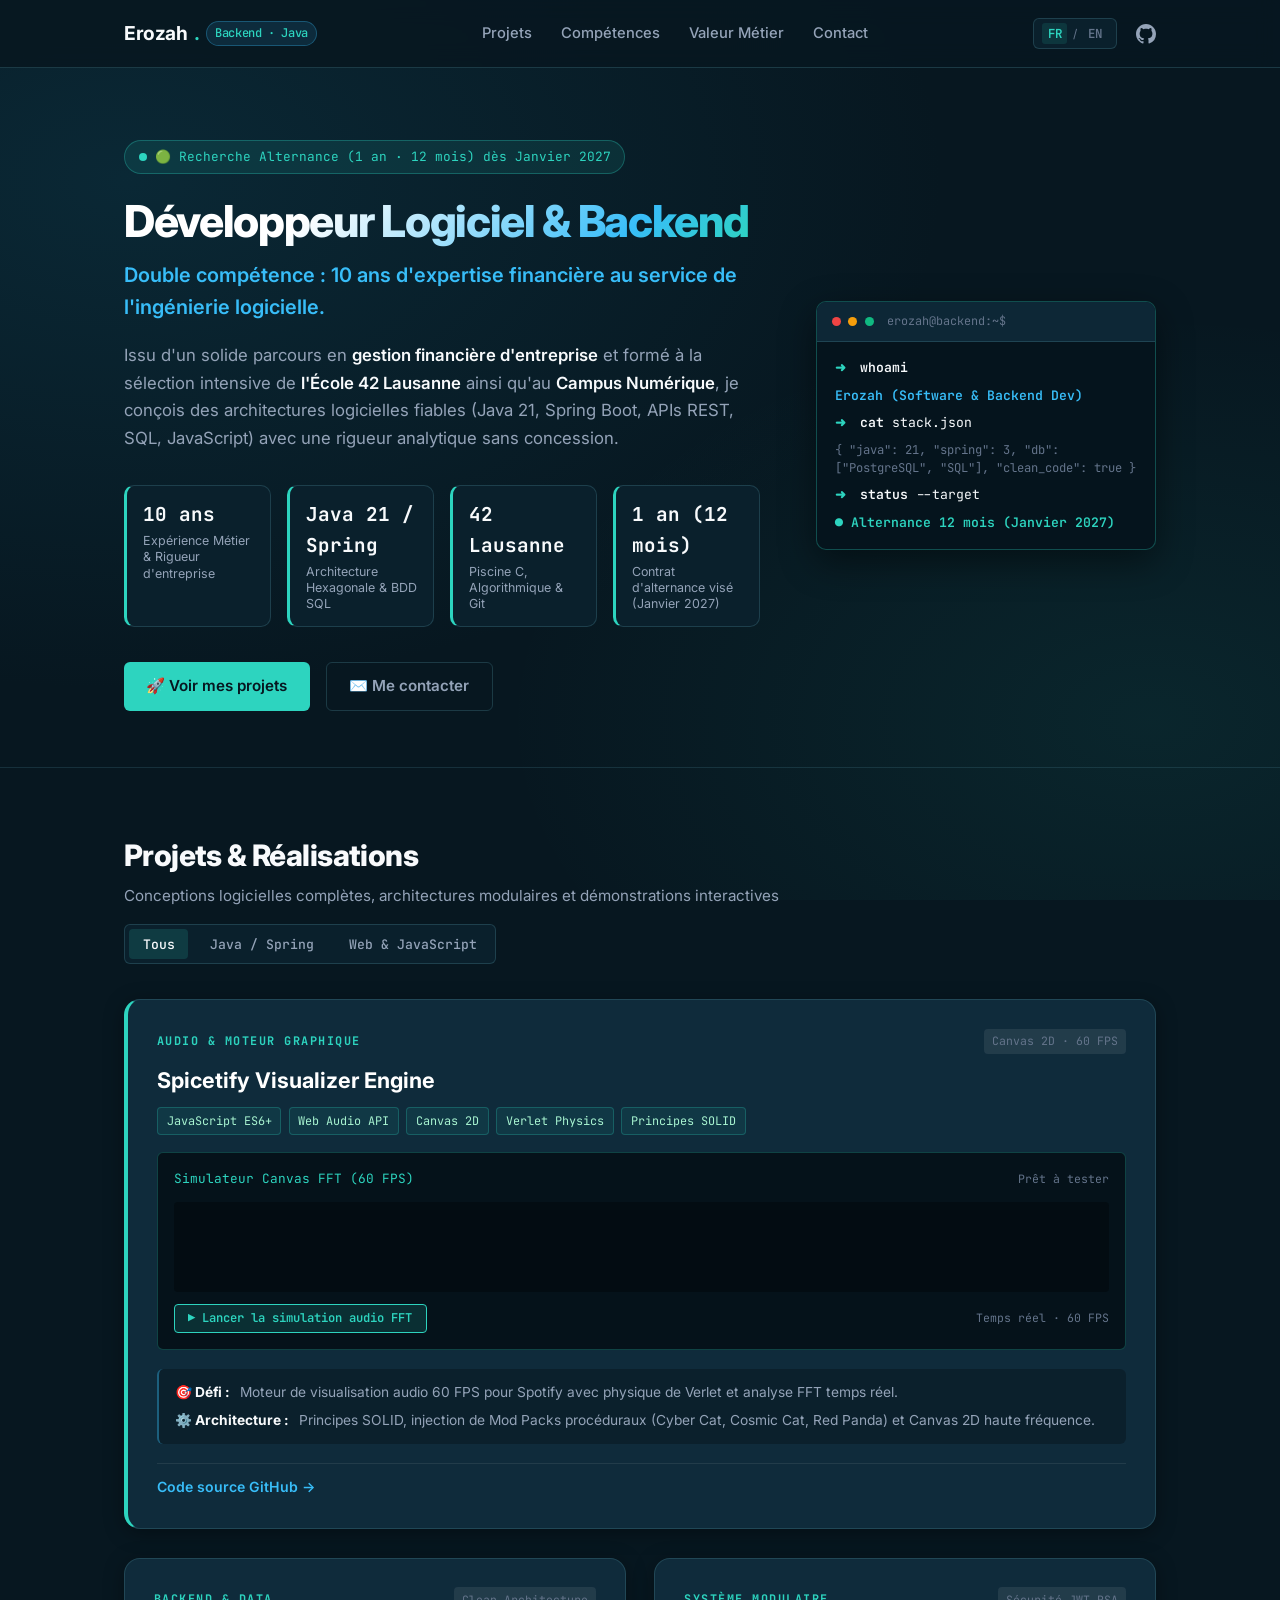
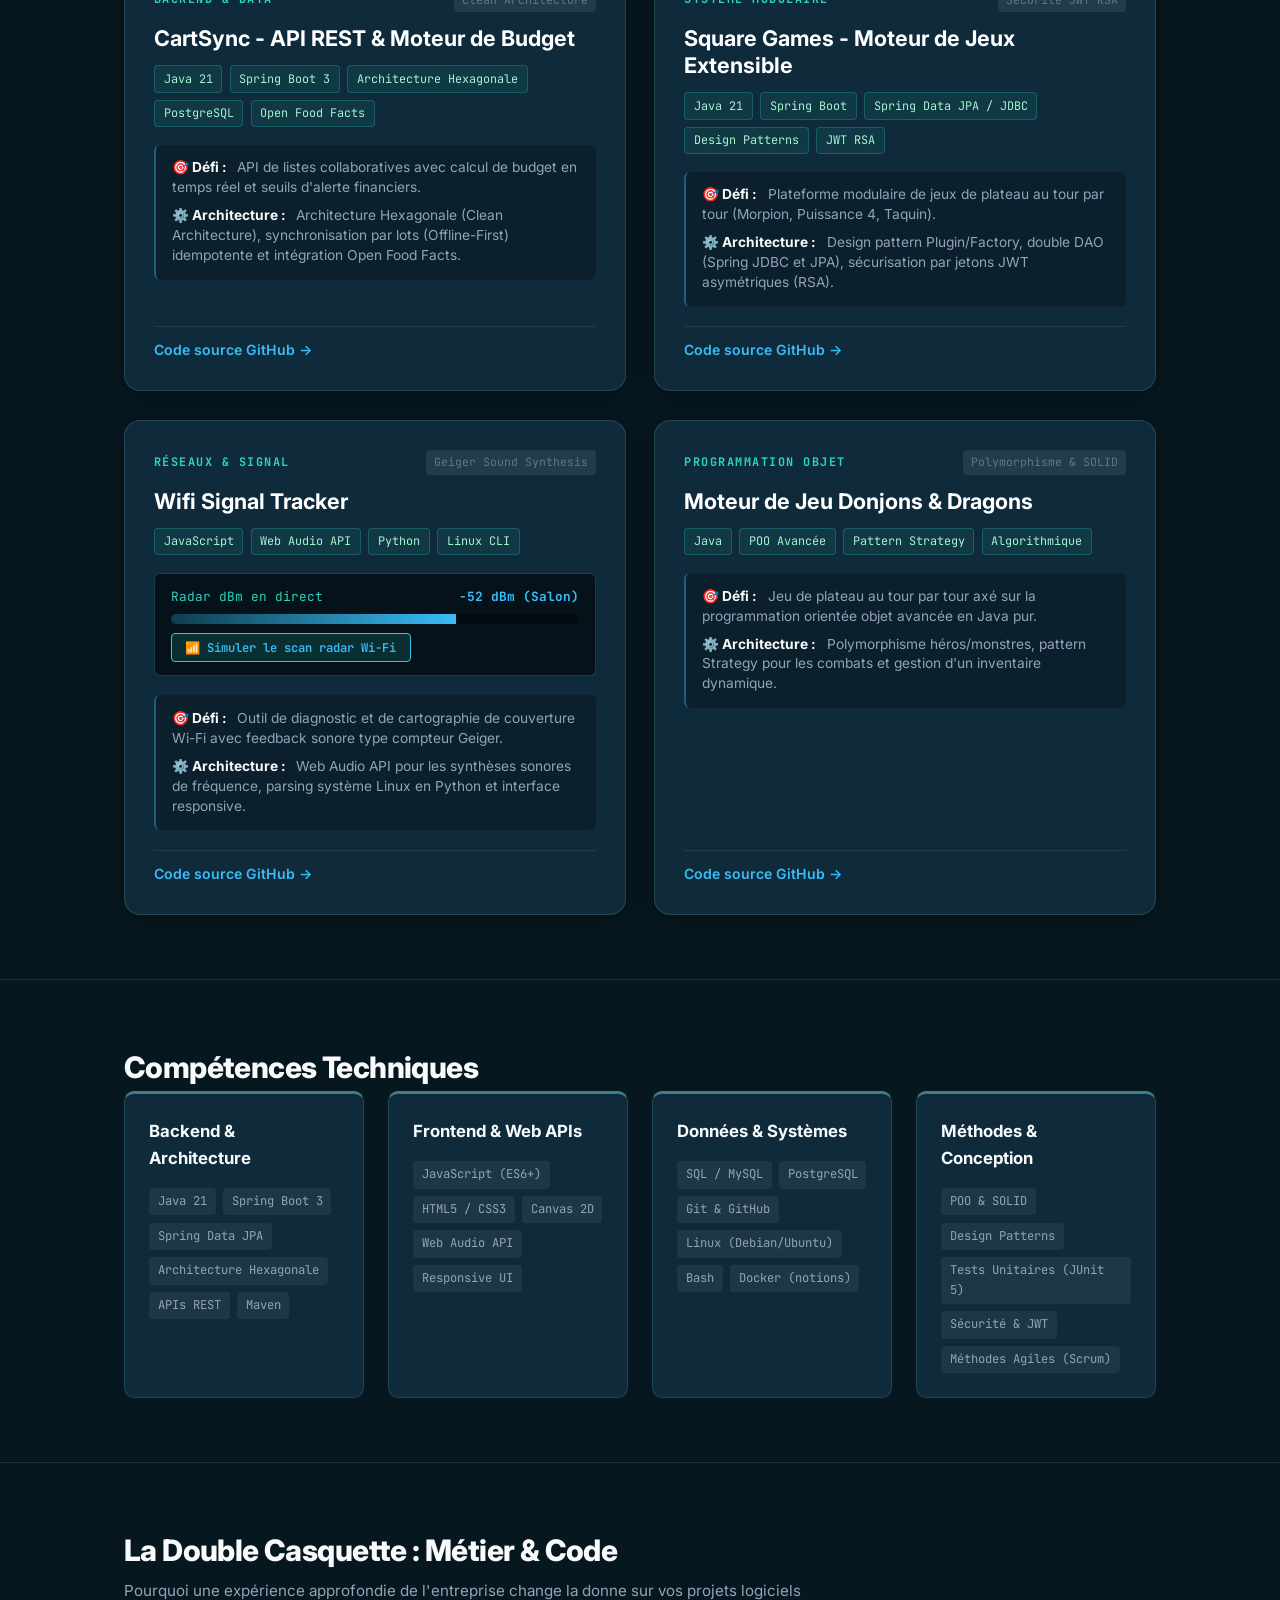
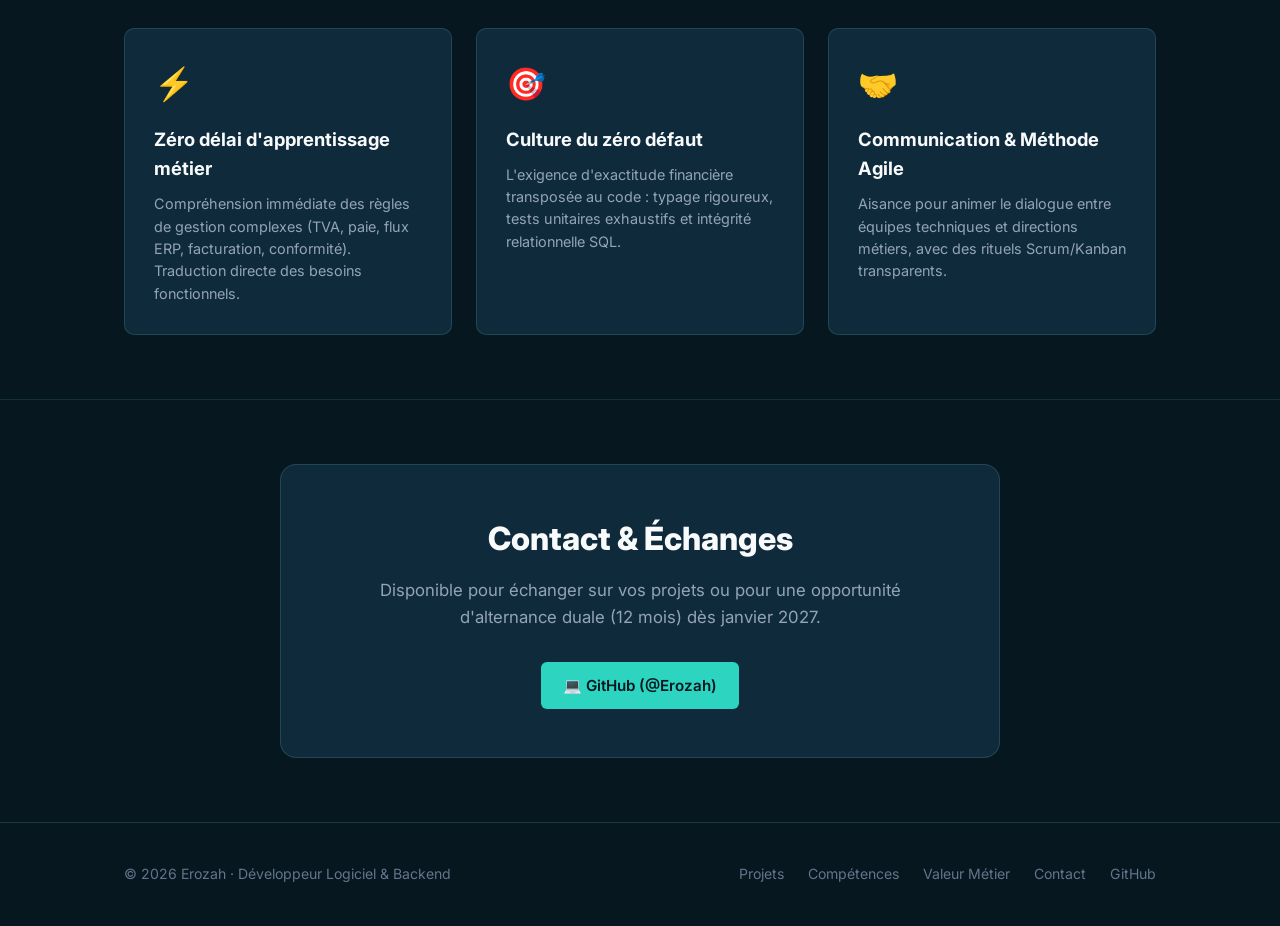
<file: index.html>
<!DOCTYPE html>
<html lang="fr">
<head>
    <meta charset="UTF-8">
    <meta name="viewport" content="width=device-width, initial-scale=1.0">
    <title>Erozah · Développeur Logiciel & Backend</title>
    <meta name="description" content="Portfolio de Erozah - Développeur Logiciel & Backend (Java 21, Spring Boot, SQL, APIs REST, JavaScript). Solide double compétence finance & ingénierie logicielle.">
    <link rel="preconnect" href="https://fonts.googleapis.com">
    <link rel="preconnect" href="https://fonts.gstatic.com" crossorigin>
    <link href="https://fonts.googleapis.com/css2?family=Inter:wght@400;500;600;700;800&family=JetBrains+Mono:wght@400;500;600;700&display=swap" rel="stylesheet">
    <link rel="stylesheet" href="css/style.css">
</head>
<body>
    <!-- Navbar -->
    <header class="navbar">
        <div class="container nav-content">
            <a href="#" class="logo">
                Erozah<span>.</span>
                <span class="logo-tag">Backend · Java</span>
            </a>
            
            <nav class="nav-links" id="navLinks">
                <a href="#projets" data-i18n="nav.projects">Projets</a>
                <a href="#competences" data-i18n="nav.skills">Compétences</a>
                <a href="#valeur-metier" data-i18n="nav.bridge">Valeur Métier</a>
                <a href="#contact" data-i18n="nav.contact">Contact</a>
            </nav>

            <div class="nav-right">
                <div class="lang-switch" role="group" aria-label="Langue / Language">
                    <button type="button" class="lang-btn active" data-lang="fr" aria-label="Français">FR</button>
                    <span class="lang-divider">/</span>
                    <button type="button" class="lang-btn" data-lang="en" aria-label="English">EN</button>
                </div>
                <a href="https://github.com/Erozah" target="_blank" rel="noreferrer" class="social-nav-link" aria-label="GitHub">
                    <svg width="20" height="20" viewBox="0 0 24 24" fill="currentColor"><path d="M12 0C5.37 0 0 5.37 0 12c0 5.31 3.435 9.795 8.205 11.385.6.105.825-.255.825-.57 0-.285-.015-1.23-.015-2.235-3.015.555-3.795-.735-4.035-1.41-.135-.345-.72-1.41-1.23-1.695-.42-.225-1.02-.78-.015-.795.945-.015 1.62.87 1.845 1.23 1.08 1.815 2.805 1.305 3.495.99.105-.78.42-1.305.765-1.605-2.67-.3-5.46-1.335-5.46-5.925 0-1.305.465-2.385 1.23-3.225-.12-.3-.54-1.53.12-3.18 0 0 1.005-.315 3.3 1.23.96-.27 1.98-.405 3-.405s2.04.135 3 .405c2.295-1.56 3.3-1.23 3.3-1.23.66 1.65.24 2.88.12 3.18.765.84 1.23 1.905 1.23 3.225 0 4.605-2.805 5.625-5.475 5.925.435.375.81 1.095.81 2.22 0 1.605-.015 2.895-.015 3.3 0 .315.225.69.825.57A12.02 12.02 0 0024 12c0-6.63-5.37-12-12-12z"/></svg>
                </a>
                <button class="menu-toggle" id="menuToggle" aria-label="Menu">
                    <span></span><span></span><span></span>
                </button>
            </div>
        </div>
    </header>

    <main>
        <!-- Hero Section -->
        <section class="hero">
            <div class="container">
                <div class="hero-layout">
                    <div class="hero-main">
                        <div class="status-badge">
                            <span class="status-dot"></span>
                            <span data-i18n="hero.status">🟢 Recherche Alternance (1 an · 12 mois) dès Janvier 2027</span>
                        </div>

                        <h1>
                            <span class="gradient-text" data-i18n="hero.title">Développeur Logiciel & Backend</span>
                        </h1>
                        <p class="hero-subtitle" data-i18n="hero.subtitle">
                            Double compétence : 10 ans d'expertise financière au service de l'ingénierie logicielle.
                        </p>
                        <p class="hero-text" data-i18n="hero.text">
                            Issu d'un solide parcours en <strong>gestion financière d'entreprise</strong> et formé à la sélection intensive de <strong>l'École 42 Lausanne</strong> ainsi qu'au <strong>Campus Numérique</strong>, je conçois des architectures logicielles fiables (Java 21, Spring Boot, APIs REST, SQL, JavaScript) avec une rigueur analytique sans concession.
                        </p>

                        <!-- Stats Strip -->
                        <div class="stats-strip">
                            <div class="stat-box">
                                <div class="stat-num" data-i18n="hero.s1_num">10 ans</div>
                                <div class="stat-label" data-i18n="hero.s1_lbl">Expérience Métier & Rigueur</div>
                            </div>
                            <div class="stat-box">
                                <div class="stat-num" data-i18n="hero.s2_num">Java 21 / Spring</div>
                                <div class="stat-label" data-i18n="hero.s2_lbl">Architecture Hexagonale & BDD</div>
                            </div>
                            <div class="stat-box">
                                <div class="stat-num" data-i18n="hero.s3_num">42 Lausanne</div>
                                <div class="stat-label" data-i18n="hero.s3_lbl">Piscine C & Algorithmique</div>
                            </div>
                            <div class="stat-box">
                                <div class="stat-num" data-i18n="hero.s4_num">1 an (12 mois)</div>
                                <div class="stat-label" data-i18n="hero.s4_lbl">Contrat d'alternance visé</div>
                            </div>
                        </div>

                        <!-- CTA Buttons -->
                        <div class="hero-buttons">
                            <a href="#projets" class="btn btn-primary" data-i18n="hero.btnProjects">🚀 Voir mes projets</a>
                            <a href="#contact" class="btn btn-outline" data-i18n="hero.btnContact">✉️ Me contacter</a>
                        </div>
                    </div>

                    <div class="hero-code-card">
                        <div class="code-card-header">
                            <span class="terminal-dot dot-red"></span>
                            <span class="terminal-dot dot-yellow"></span>
                            <span class="terminal-dot dot-green"></span>
                            <span class="code-card-title">erozah@backend:~$</span>
                        </div>
                        <div class="code-card-body">
                            <div class="code-line"><span class="c-prompt">➜</span> <span class="c-cmd">whoami</span></div>
                            <div class="code-line c-cyan">Erozah (Software & Backend Dev)</div>
                            <div class="code-line"><span class="c-prompt">➜</span> <span class="c-cmd">cat</span> stack.json</div>
                            <div class="code-line c-dim">{ "java": 21, "spring": 3, "db": ["PostgreSQL", "SQL"], "clean_code": true }</div>
                            <div class="code-line"><span class="c-prompt">➜</span> <span class="c-cmd">status</span> --target</div>
                            <div class="code-line c-accent">● Alternance 12 mois (Janvier 2027)</div>
                        </div>
                    </div>
                </div>
            </div>
        </section>
                </div>
            </div>
        </section>

        <!-- Projects Section -->
        <section class="section" id="projets">
            <div class="container">
                <div class="section-top">
                    <div class="section-title-wrap">
                        <h2 data-i18n="projects.title">Projets & Réalisations</h2>
                        <p data-i18n="projects.subtitle">Conceptions logicielles complètes, architectures modulaires et démonstrations interactives</p>
                    </div>
                    <div class="filters">
                        <button class="filter-btn active" data-filter="all" data-i18n="projects.filterAll">Tous</button>
                        <button class="filter-btn" data-filter="java" data-i18n="projects.filterJava">Java / Spring</button>
                        <button class="filter-btn" data-filter="web" data-i18n="projects.filterWeb">Web & JS</button>
                    </div>
                </div>

                <div class="projects-grid">
                    <!-- Project 1 : Spicetify Visualizer (Featured avec démo interactive) -->
                    <div class="project-card featured" data-category="web">
                        <div class="card-header-top">
                            <span class="card-category">Audio & Moteur Graphique</span>
                            <span class="card-badge">Canvas 2D · 60 FPS</span>
                        </div>
                        <h3 data-i18n="projects.spicetifyTitle">Spicetify Visualizer Engine</h3>
                        
                        <div class="card-tags">
                            <span>JavaScript ES6+</span>
                            <span>Web Audio API</span>
                            <span>Canvas 2D</span>
                            <span>Verlet Physics</span>
                            <span>Principes SOLID</span>
                        </div>

                        <!-- Simulateur Canvas FFT Interactif -->
                        <div class="interactive-simulator">
                            <div class="sim-header">
                                <span data-i18n="projects.simTitle">Simulateur Canvas FFT (60 FPS)</span>
                                <span class="sim-status" id="audioSimStatus" data-i18n="projects.simReady">Prêt à tester</span>
                            </div>
                            <canvas id="spicetifyCanvas" class="sim-canvas"></canvas>
                            <div class="sim-controls">
                                <button type="button" class="sim-btn" id="toggleAudioSim" data-i18n="projects.simBtn">
                                    ▶️ Lancer la simulation audio FFT
                                </button>
                                <span class="sim-status">Temps réel · 60 FPS</span>
                            </div>
                        </div>

                        <div class="case-study-highlights">
                            <div class="highlight-row">
                                <span class="highlight-label">🎯 Défi :</span>
                                <span data-i18n="projects.spicetifyGoal">Moteur de visualisation audio 60 FPS pour Spotify avec physique de Verlet et analyse FFT temps réel.</span>
                            </div>
                            <div class="highlight-row">
                                <span class="highlight-label">⚙️ Architecture :</span>
                                <span data-i18n="projects.spicetifyArch">Principes SOLID, injection de Mod Packs procéduraux (Cyber Cat, Cosmic Cat, Red Panda) et Canvas 2D haute fréquence.</span>
                            </div>
                        </div>

                        <div class="card-actions">
                            <a href="https://github.com/Erozah/spicetify-visualizer" target="_blank" rel="noreferrer" class="action-link" data-i18n="projects.sourceCode">
                                Code source GitHub →
                            </a>
                        </div>
                    </div>

                    <!-- Project 2 : CartSync (Java / Spring / Hexagonale) -->
                    <div class="project-card" data-category="java">
                        <div class="card-header-top">
                            <span class="card-category">Backend & Data</span>
                            <span class="card-badge">Clean Architecture</span>
                        </div>
                        <h3 data-i18n="projects.cartSyncTitle">CartSync - API REST & Moteur de Budget</h3>
                        
                        <div class="card-tags">
                            <span>Java 21</span>
                            <span>Spring Boot 3</span>
                            <span>Architecture Hexagonale</span>
                            <span>PostgreSQL</span>
                            <span>Open Food Facts</span>
                        </div>

                        <div class="case-study-highlights">
                            <div class="highlight-row">
                                <span class="highlight-label">🎯 Défi :</span>
                                <span data-i18n="projects.cartSyncGoal">API de listes collaboratives avec calcul de budget en temps réel et seuils d'alerte financiers.</span>
                            </div>
                            <div class="highlight-row">
                                <span class="highlight-label">⚙️ Architecture :</span>
                                <span data-i18n="projects.cartSyncArch">Architecture Hexagonale (Clean Architecture), synchronisation par lots (Offline-First) idempotente et enrichissement via API externe.</span>
                            </div>
                        </div>

                        <div class="card-actions">
                            <a href="https://github.com/Erozah/CartSync" target="_blank" rel="noreferrer" class="action-link" data-i18n="projects.sourceCode">
                                Code source GitHub →
                            </a>
                        </div>
                    </div>

                    <!-- Project 3 : Square Games (Java / Spring / JWT) -->
                    <div class="project-card" data-category="java">
                        <div class="card-header-top">
                            <span class="card-category">Système Modulaire</span>
                            <span class="card-badge">Sécurité JWT RSA</span>
                        </div>
                        <h3 data-i18n="projects.squareGamesTitle">Square Games - Moteur de Jeux Extensible</h3>
                        
                        <div class="card-tags">
                            <span>Java 21</span>
                            <span>Spring Boot</span>
                            <span>Spring Data JPA / JDBC</span>
                            <span>Design Patterns</span>
                            <span>JWT RSA</span>
                        </div>

                        <div class="case-study-highlights">
                            <div class="highlight-row">
                                <span class="highlight-label">🎯 Défi :</span>
                                <span data-i18n="projects.squareGamesGoal">Plateforme modulaire de jeux de plateau au tour par tour (Morpion, Puissance 4, Taquin).</span>
                            </div>
                            <div class="highlight-row">
                                <span class="highlight-label">⚙️ Architecture :</span>
                                <span data-i18n="projects.squareGamesArch">Design pattern Plugin/Factory, double DAO (Spring JDBC et JPA), sécurisation par jetons JWT asymétriques (RSA).</span>
                            </div>
                        </div>

                        <div class="card-actions">
                            <a href="https://github.com/Erozah/square_games" target="_blank" rel="noreferrer" class="action-link" data-i18n="projects.sourceCode">
                                Code source GitHub →
                            </a>
                        </div>
                    </div>

                    <!-- Project 4 : Wifi Signal Tracker (Web & System) -->
                    <div class="project-card" data-category="web">
                        <div class="card-header-top">
                            <span class="card-category">Réseaux & Signal</span>
                            <span class="card-badge">Geiger Sound Synthesis</span>
                        </div>
                        <h3 data-i18n="projects.wifiTitle">Wifi Signal Tracker</h3>
                        
                        <div class="card-tags">
                            <span>JavaScript</span>
                            <span>Web Audio API</span>
                            <span>Python</span>
                            <span>Linux CLI</span>
                        </div>

                        <!-- Mini Radar Gauge Simulator -->
                        <div class="interactive-simulator" style="padding: 0.8rem 1rem;">
                            <div class="sim-header" style="margin-bottom: 0.4rem;">
                                <span>Radar dBm en direct</span>
                                <span id="wifiDbmVal" style="color: #38bdf8; font-weight: 700;">-52 dBm (Salon)</span>
                            </div>
                            <div style="background: #030c12; height: 10px; border-radius: 5px; overflow: hidden; margin-bottom: 0.6rem;">
                                <div id="wifiGaugeFill" style="background: linear-gradient(to right, #0e3d4f, #38bdf8); width: 70%; height: 100%; transition: width 0.3s ease;"></div>
                            </div>
                            <button type="button" class="sim-btn" id="toggleWifiSim" style="color: #38bdf8; border-color: #38bdf8;" data-i18n="projects.wifiSimBtn">
                                📶 Simuler le scan radar Wi-Fi
                            </button>
                        </div>

                        <div class="case-study-highlights">
                            <div class="highlight-row">
                                <span class="highlight-label">🎯 Défi :</span>
                                <span data-i18n="projects.wifiGoal">Outil de diagnostic et de cartographie de couverture Wi-Fi avec feedback sonore type compteur Geiger.</span>
                            </div>
                            <div class="highlight-row">
                                <span class="highlight-label">⚙️ Architecture :</span>
                                <span data-i18n="projects.wifiArch">Web Audio API pour les synthèses sonores de fréquence, parsing système Linux en Python et interface responsive.</span>
                            </div>
                        </div>

                        <div class="card-actions">
                            <a href="https://github.com/Erozah/Wifi_signal_tracker" target="_blank" rel="noreferrer" class="action-link" data-i18n="projects.sourceCode">
                                Code source GitHub →
                            </a>
                        </div>
                    </div>

                    <!-- Project 5 : D&D Engine (Java POO) -->
                    <div class="project-card" data-category="java">
                        <div class="card-header-top">
                            <span class="card-category">Programmation Objet</span>
                            <span class="card-badge">Polymorphisme & SOLID</span>
                        </div>
                        <h3 data-i18n="projects.ddTitle">Moteur de Jeu Donjons & Dragons</h3>
                        
                        <div class="card-tags">
                            <span>Java</span>
                            <span>POO Avancée</span>
                            <span>Pattern Strategy</span>
                            <span>Algorithmique</span>
                        </div>

                        <div class="case-study-highlights">
                            <div class="highlight-row">
                                <span class="highlight-label">🎯 Défi :</span>
                                <span data-i18n="projects.ddGoal">Jeu de plateau au tour par tour axé sur la programmation orientée objet avancée en Java pur.</span>
                            </div>
                            <div class="highlight-row">
                                <span class="highlight-label">⚙️ Architecture :</span>
                                <span data-i18n="projects.ddArch">Polymorphisme héros/monstres, pattern Strategy pour les combats et gestion d'un inventaire dynamique.</span>
                            </div>
                        </div>

                        <div class="card-actions">
                            <a href="https://github.com/Erozah/D-D" target="_blank" rel="noreferrer" class="action-link" data-i18n="projects.sourceCode">
                                Code source GitHub →
                            </a>
                        </div>
                    </div>
                </div>
            </div>
        </section>

        <!-- Technical Skills Section -->
        <section class="section" id="competences">
            <div class="container">
                <div class="section-title-wrap">
                    <h2 data-i18n="skills.title">Compétences Techniques</h2>
                </div>
                <div class="skills-grid">
                    <div class="skill-block">
                        <h3 data-i18n="skills.backend">Backend & Architecture</h3>
                        <div class="skill-list">
                            <span>Java 21</span>
                            <span>Spring Boot 3</span>
                            <span>Spring Data JPA</span>
                            <span>Architecture Hexagonale</span>
                            <span>APIs REST</span>
                            <span>Maven</span>
                        </div>
                    </div>

                    <div class="skill-block">
                        <h3 data-i18n="skills.frontend">Frontend & Web APIs</h3>
                        <div class="skill-list">
                            <span>JavaScript (ES6+)</span>
                            <span>HTML5 / CSS3</span>
                            <span>Canvas 2D</span>
                            <span>Web Audio API</span>
                            <span>Responsive UI</span>
                        </div>
                    </div>

                    <div class="skill-block">
                        <h3 data-i18n="skills.data">Données & Systèmes</h3>
                        <div class="skill-list">
                            <span>SQL / MySQL</span>
                            <span>PostgreSQL</span>
                            <span>Git & GitHub</span>
                            <span>Linux (Debian/Ubuntu)</span>
                            <span>Bash</span>
                            <span>Docker (notions)</span>
                        </div>
                    </div>

                    <div class="skill-block">
                        <h3 data-i18n="skills.design">Méthodes & Conception</h3>
                        <div class="skill-list">
                            <span data-i18n="skills.oop">POO & SOLID</span>
                            <span>Design Patterns</span>
                            <span data-i18n="skills.testing">JUnit 5</span>
                            <span data-i18n="skills.security">Sécurité & JWT</span>
                            <span>Méthodes Agiles (Scrum)</span>
                        </div>
                    </div>
                </div>
            </div>
        </section>

        <!-- Section "Le Pont Métier & Code" -->
        <section class="section" id="valeur-metier">
            <div class="container">
                <div class="section-title-wrap">
                    <h2 data-i18n="bridge.title">La Double Casquette : Métier & Code</h2>
                    <p data-i18n="bridge.subtitle">Pourquoi 10 ans de finance d'entreprise changent la donne sur vos projets logiciels</p>
                </div>

                <div class="bridge-grid">
                    <div class="bridge-card">
                        <div class="bridge-icon">⚡</div>
                        <h3 data-i18n="bridge.c1_title">Zéro délai d'apprentissage métier</h3>
                        <p data-i18n="bridge.c1_desc">
                            Compréhension immédiate des règles de gestion complexes (TVA, paie, flux ERP, facturation, conformité). Je traduis vos besoins sans intermédiaire.
                        </p>
                    </div>

                    <div class="bridge-card">
                        <div class="bridge-icon">🎯</div>
                        <h3 data-i18n="bridge.c2_title">Culture du zéro défaut</h3>
                        <p data-i18n="bridge.c2_desc">
                            L'exigence d'exactitude de l'audit financier transposée au code : typage rigoureux, tests unitaires exhaustifs et intégrité relationnelle SQL.
                        </p>
                    </div>

                    <div class="bridge-card">
                        <div class="bridge-icon">🤝</div>
                        <h3 data-i18n="bridge.c3_title">Communication & Méthode Agile</h3>
                        <p data-i18n="bridge.c3_desc">
                            Aisance reconnue pour animer le dialogue entre équipes techniques et directions métiers, avec des rituels Scrum/Kanban transparents.
                        </p>
                    </div>
                </div>
            </div>
        </section>

        <!-- Contact Section -->
        <section class="section" id="contact">
            <div class="container">
                <div class="contact-card">
                    <h2 data-i18n="contact.title">Contact & Échanges</h2>
                    <p data-i18n="contact.text">Disponible pour échanger sur vos projets ou pour une opportunité d'alternance duale (12 mois) dès janvier 2027.</p>
                    <div class="contact-links">
                        <a href="https://github.com/Erozah" target="_blank" rel="noreferrer" class="btn btn-primary">💻 GitHub (@Erozah)</a>
                    </div>
                </div>
            </div>
        </section>
    </main>

    <!-- Footer -->
    <footer>
        <div class="container footer-content">
            <p>© 2026 Erozah · Développeur Logiciel & Backend</p>
            <div class="footer-links">
                <a href="#projets" data-i18n="nav.projects">Projets</a>
                <a href="#competences" data-i18n="nav.skills">Compétences</a>
                <a href="#valeur-metier" data-i18n="nav.bridge">Valeur Métier</a>
                <a href="#contact" data-i18n="nav.contact">Contact</a>
                <a href="https://github.com/Erozah" target="_blank" rel="noreferrer">GitHub</a>
            </div>
        </div>
    </footer>

    <script src="js/translations.js"></script>
    <script src="js/main.js"></script>
</body>
</html>
</file>
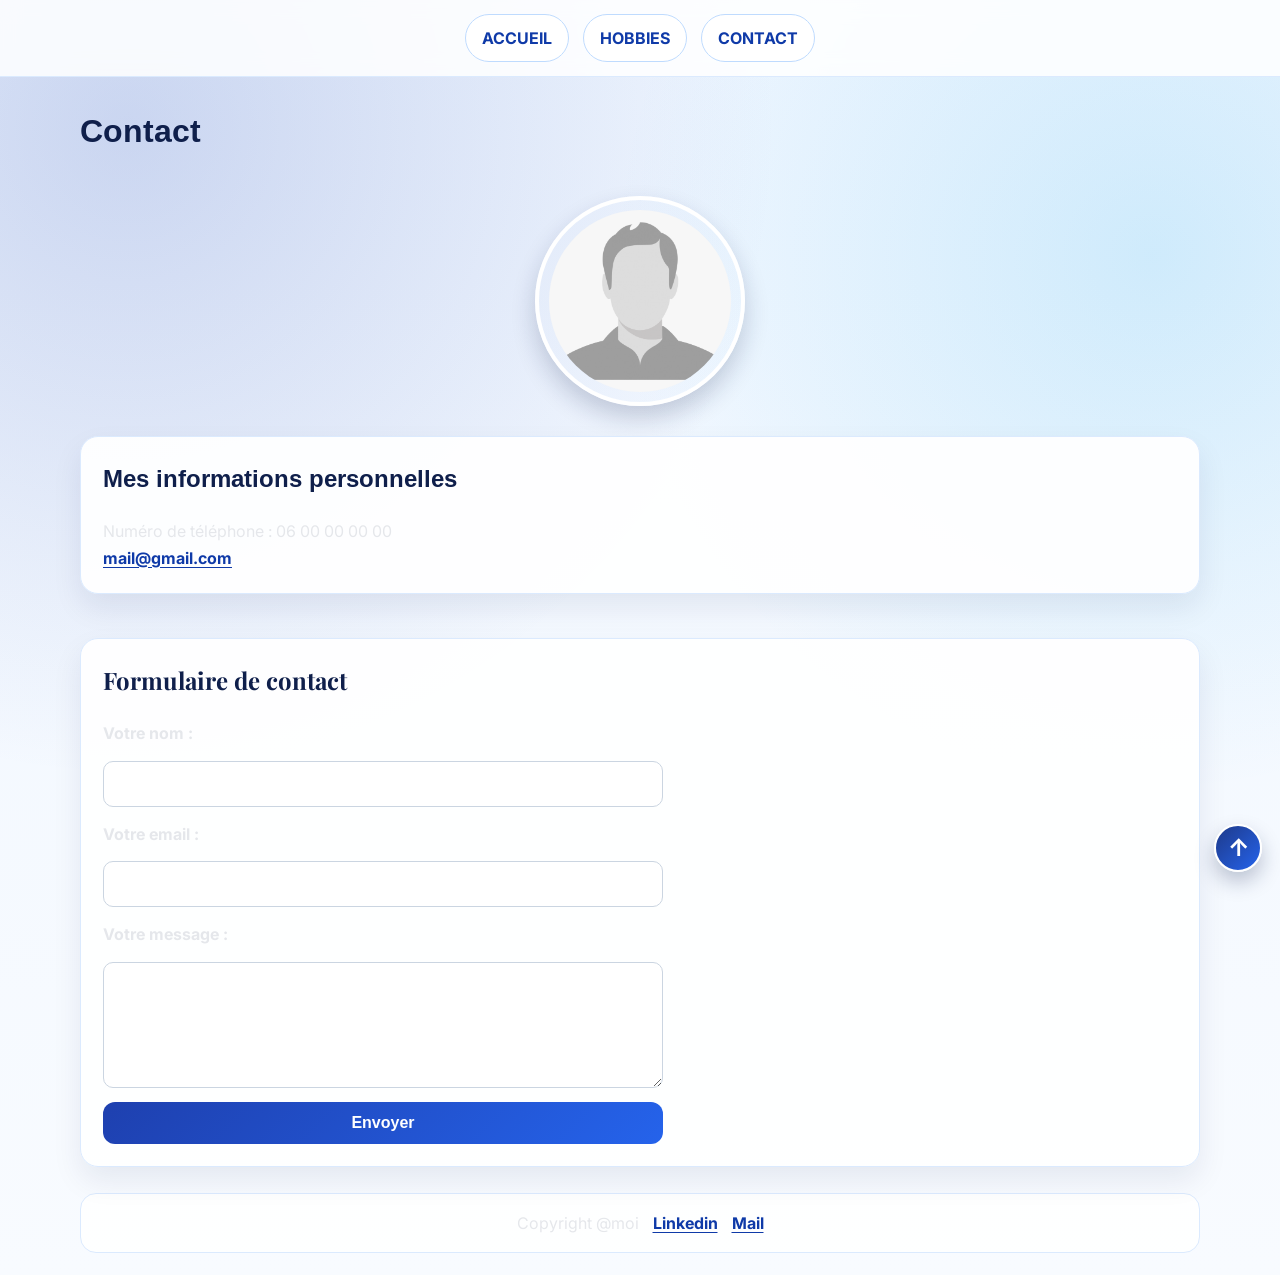
<file: contact.html>
<!DOCTYPE html>
<html lang="en">
<head>
	<meta charset="UTF-8">
	<meta name="viewport" content="width=device-width, initial-scale=1.0">
	<meta name="keywords" content="HTML, CSS, JavaScript">
	<meta name="author" content="Don Joe">
	<meta http-equiv="refresh" content="30">
	<title>Me contacter</title>
	<link rel="icon" type="image/x-icon" href="images/favicon.ico">
	<link rel="stylesheet" href="/styles/style.css">
	<link rel="preconnect" href="https://fonts.googleapis.com">
	<link rel="preconnect" href="https://fonts.gstatic.com" crossorigin>
	<link href="https://fonts.googleapis.com/css2?family=Arimo:ital,wght@0,400..700;1,400..700&family=Inter:ital,opsz,wght@0,14..32,100..900;1,14..32,100..900&family=Playfair+Display:ital,wght@0,400..900;1,400..900&display=swap" rel="stylesheet">
	<script type="application/ld+json">
	{
		"@context": "https://MPportfolio.fr",
		"@type": "Person",
		"address": {
			"@type": "PostalAddress",
			"addressLocality": "Annecy",
			"addressRegion": "FR-74",
			"postalCode": "74100",
		},
		"colleague": [
			"http://www.xyz.edu/students/alicejones.html",
			"http://www.xyz.edu/students/bobsmith.html"
		],
		"email": "mailto:don-joe@xyz.edu",
		"image": "donjoe.jpg",
		"jobTitle": "Professor",
		"name": "Don Joe",
		"telephone": "(+33)6 00 00 00 00",
		"url": "http://www.donjoe.com"
}
	</script>
</head>
<body id="top">
	<nav>
		<ul>
			<li><a href="index.html">ACCUEIL</a></li>
			<li><a href="hobby.html">HOBBIES</a></li>
			<li><a href="contact.html">CONTACT</a></li>
		</ul>  
	</nav>
	<header class="top_of_page">
		<h1 class="arimo-title">Contact</h1>
		<img id = "photo-profil" src="images/profile_picture.png" alt="Photo de profil">
		<section>
			<h2 class="arimo-title">Mes informations personnelles</h2>
			<div>Numéro de téléphone : 06 00 00 00 00</div>
			<a href="mailto:mail@gmail.com">mail@gmail.com</a>
		</section>
		<section>
			<h2>Formulaire de contact</h2>
			<form action="https://httpbin.org/post" method="POST">
				<label for="nom">Votre nom :</label>
				<input type="text" id="nom" name="nom" required>
				<label for="email">Votre email :</label>
				<input type="email" id="email" name="email" required>
				<label for="message">Votre message :</label>
				<textarea id="message" name="message" rows="5" required></textarea>
				<button type="submit">Envoyer</button>
			</form>
		</section>
	</header>
	<footer>
		<div>Copyright @moi</div>
		<a href="https://fr.linkedin.com/">Linkedin</a>
		<a href="mailto:mail@gmail.com">Mail</a>
	</footer>
	<a class="back-to-top" href="#top" aria-label="Remonter en haut de la page">↑</a>
</body>
</html>
</file>
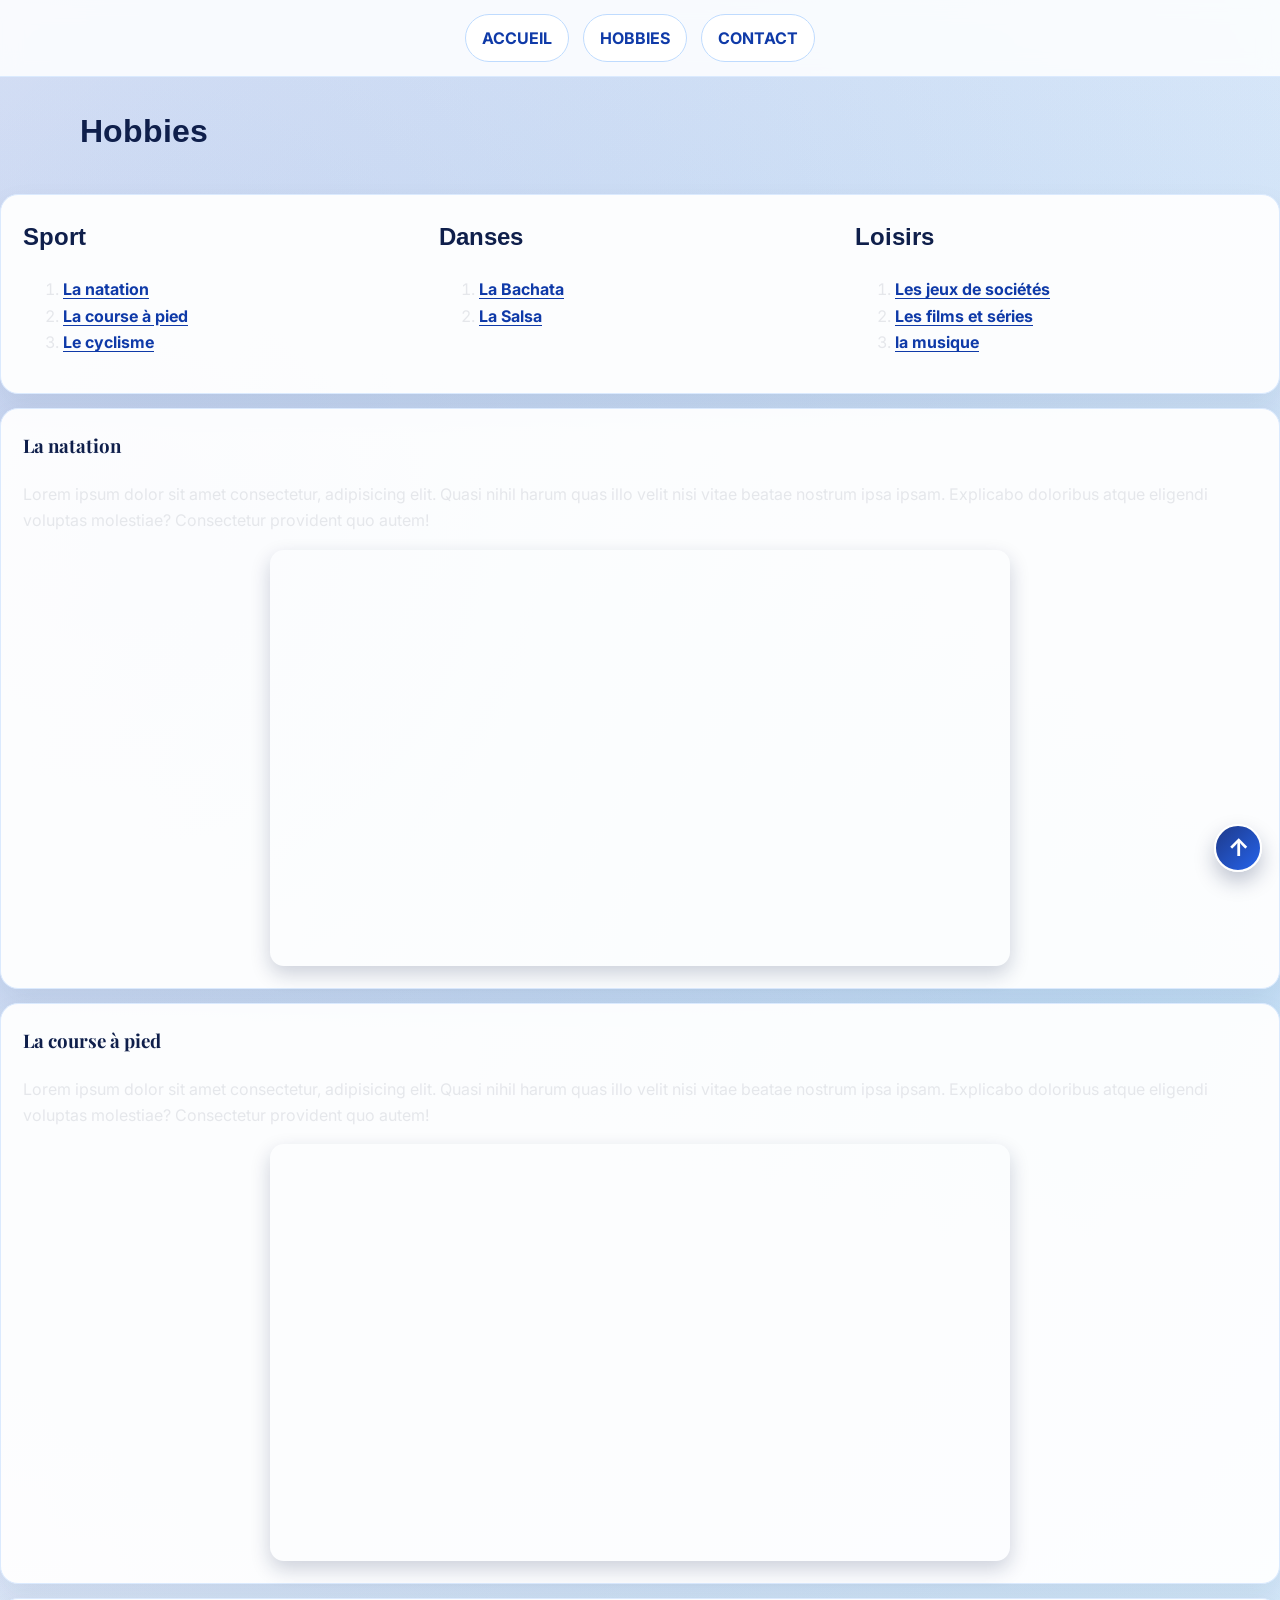
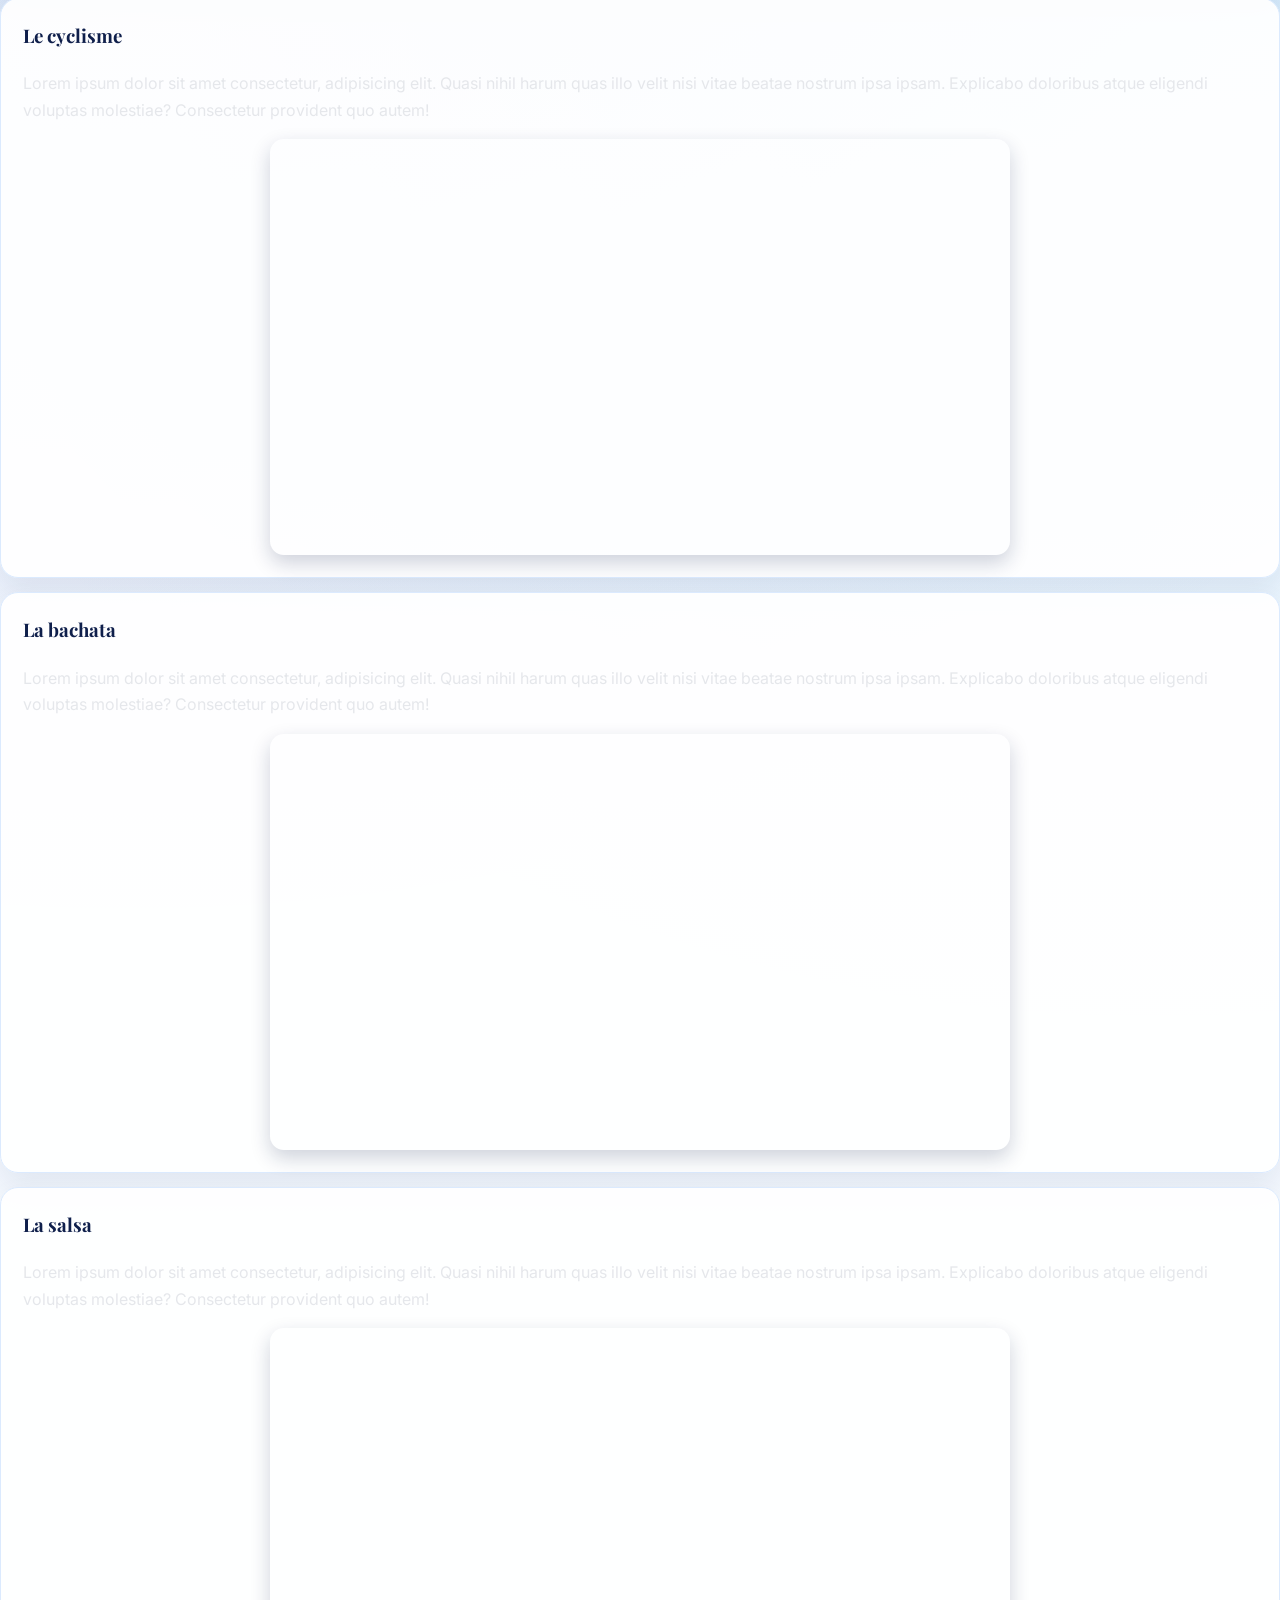
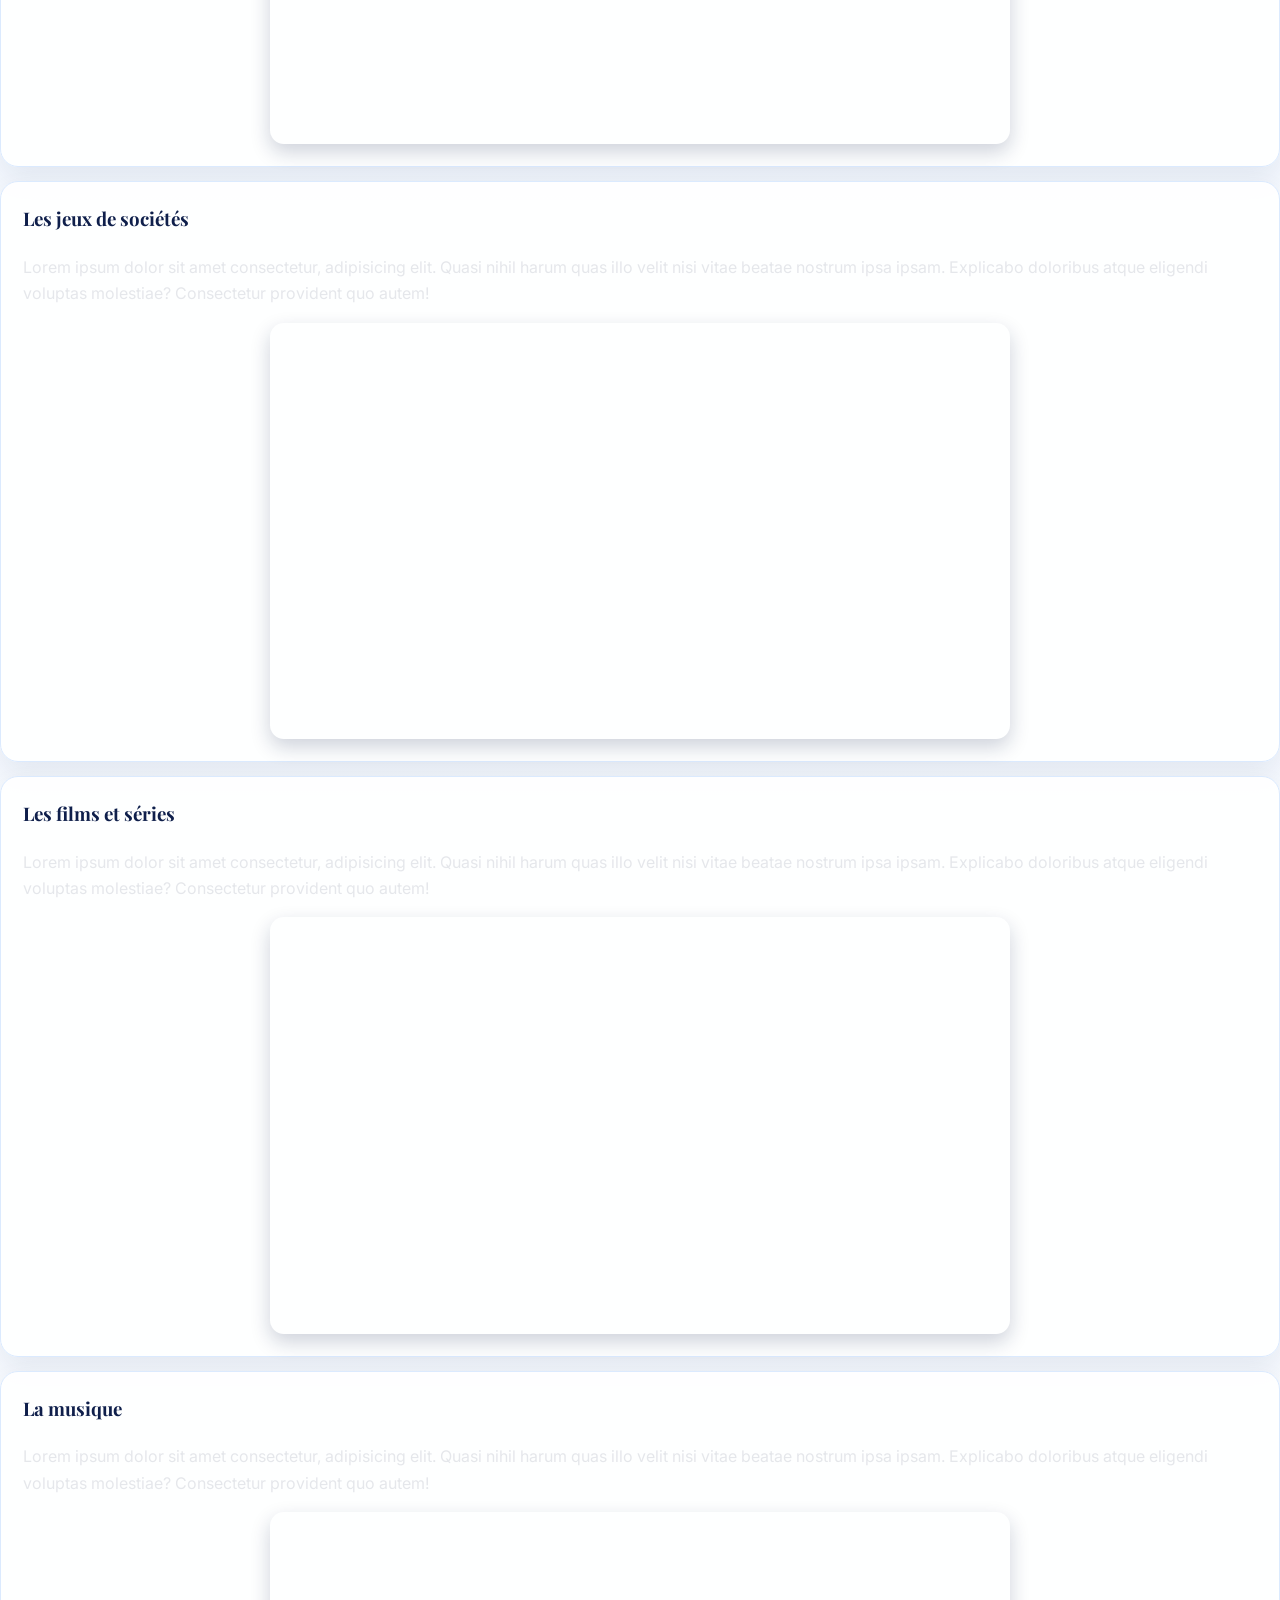
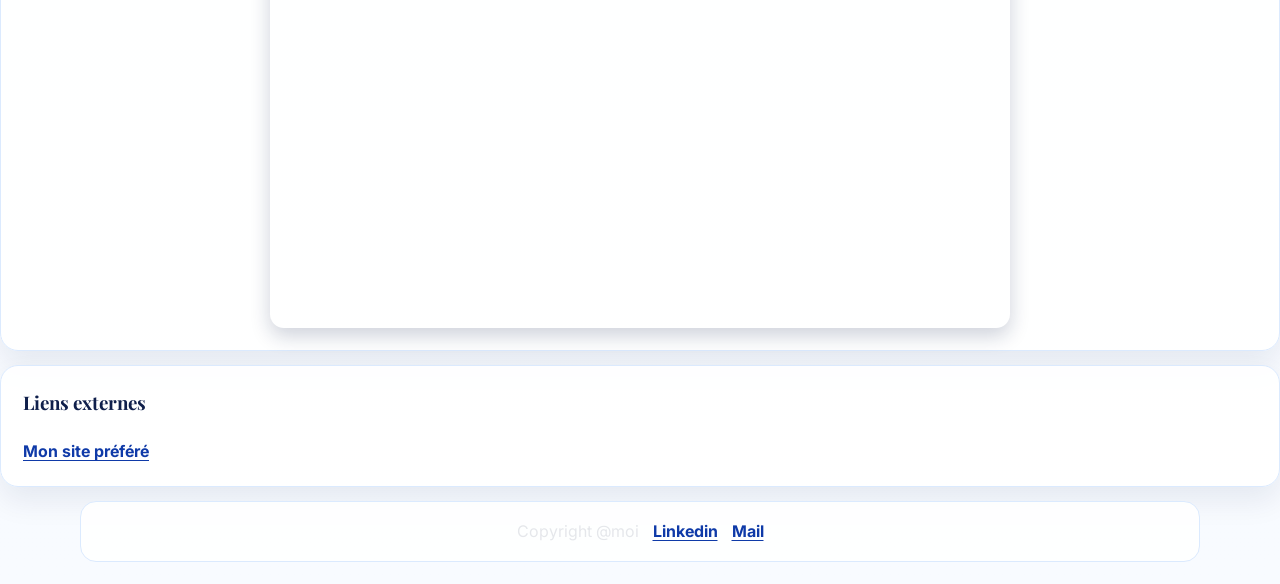
<file: hobby.html>
<!DOCTYPE html>
<html lang="zxx">
<head>
	<meta charset="UTF-8">
	<meta name="viewport" content="width=device-width, initial-scale=1.0">
	<meta name="keywords" content="HTML, CSS, JavaScript">
	<meta name="author" content="Don Joe">
	<meta http-equiv="refresh" content="30">
	<title>Mes hobbies</title>
	<link rel="icon" type="image/x-icon" href="images/favicon.ico">
	<link rel="stylesheet" href="/styles/style.css">
	<link rel="preconnect" href="https://fonts.googleapis.com">
	<link rel="preconnect" href="https://fonts.gstatic.com" crossorigin>
	<link href="https://fonts.googleapis.com/css2?family=Arimo:ital,wght@0,400..700;1,400..700&family=Inter:ital,opsz,wght@0,14..32,100..900;1,14..32,100..900&family=Playfair+Display:ital,wght@0,400..900;1,400..900&display=swap" rel="stylesheet">
	<script type="application/ld+json">
	{
		"@context": "https://MPportfolio.fr",
		"@type": "Person",
		"address": {
			"@type": "PostalAddress",
			"addressLocality": "Annecy",
			"addressRegion": "FR-74",
			"postalCode": "74100",
		},
		"colleague": [
			"http://www.xyz.edu/students/alicejones.html",
			"http://www.xyz.edu/students/bobsmith.html"
		],
		"email": "mailto:don-joe@xyz.edu",
		"image": "donjoe.jpg",
		"jobTitle": "Professor",
		"name": "Don Joe",
		"telephone": "(+33)6 00 00 00 00",
		"url": "http://www.donjoe.com"
}
	</script>
</head>
<body id="top">
	<nav>
		<ul>
			<li><a href="index.html">ACCUEIL</a></li>
			<li><a href="hobby.html">HOBBIES</a></li>
			<li><a href="contact.html">CONTACT</a></li>
		</ul>  
	</nav>
	<header class="top_of_page">
		<h1 class="arimo-title">Hobbies</h1>
	</header>
	<section class="hierarchie">
		<div>
			<h2 class="arimo-title">Sport</h2>
			<ol>
				<li><a href="#natation">La natation</a></li>
				<li><a href="#course">La course à pied</a></li>
				<li><a href="#cyclisme">Le cyclisme</a></li>
			</ol>
		</div>
		<div>
			<h2 class="arimo-title">Danses</h2>
			<ol>
				<li><a href="#bachata">La Bachata</a></li>
				<li><a href="#salsa">La Salsa</a></li>
			</ol>
		</div>
		<div>
			<h2 class="arimo-title">Loisirs</h2>
			<ol>
				<li><a href="#societe">Les jeux de sociétés</a></li>
				<li><a href="#film">Les films et séries</a></li>
				<li><a href="#musique">la musique</a></li>
			</ol>
		</div>
	</section>
	<section id="natation">
		<h3>La natation</h3>
		<p>Lorem ipsum dolor sit amet consectetur, adipisicing elit. Quasi nihil harum quas illo velit nisi vitae beatae nostrum ipsa ipsam. Explicabo doloribus atque eligendi voluptas molestiae? Consectetur provident quo autem!</p>
		<iframe class="video" style="border:0" width="560" height="315" src="https://www.youtube.com/embed/qBl3k2DD3ms" title="JO PARIS 2024 - Quand Marchand titille le record du monde du 200m brasse avant de se calmer" allowfullscreen></iframe>
	</section>
	<section id="course">
		<h3>La course à pied</h3>
		<p>Lorem ipsum dolor sit amet consectetur, adipisicing elit. Quasi nihil harum quas illo velit nisi vitae beatae nostrum ipsa ipsam. Explicabo doloribus atque eligendi voluptas molestiae? Consectetur provident quo autem!</p>
		<iframe class="video" style="border:0" width="560" height="315" src="https://www.youtube.com/embed/HnGjuVUfkvw" title="Technique de course à pied" allowfullscreen></iframe>
	</section>
	<section id="cyclisme">
		<h3>Le cyclisme</h3>
		<p>Lorem ipsum dolor sit amet consectetur, adipisicing elit. Quasi nihil harum quas illo velit nisi vitae beatae nostrum ipsa ipsam. Explicabo doloribus atque eligendi voluptas molestiae? Consectetur provident quo autem!</p>
		<iframe class="video" style="border:0" width="560" height="315" src="https://www.youtube.com/embed/WuKdt-Nii8s" title="Un petit tour chez Pascal Sergent, collectionneur et historien du cyclisme" allowfullscreen></iframe>
	</section>
	<section id="bachata">
		<h3>La bachata</h3>
		<p>Lorem ipsum dolor sit amet consectetur, adipisicing elit. Quasi nihil harum quas illo velit nisi vitae beatae nostrum ipsa ipsam. Explicabo doloribus atque eligendi voluptas molestiae? Consectetur provident quo autem!</p>
		<iframe class="video" style="border:0" width="560" height="315" src="https://www.youtube.com/embed/fasiFji-GiY?list=RDfasiFji-GiY" title="La Bachata Manuel Turizo | Daniel y Tom Bachata Groove" allowfullscreen></iframe>
	</section>
	<section id="salsa">
		<h3>La salsa</h3>
		<p>Lorem ipsum dolor sit amet consectetur, adipisicing elit. Quasi nihil harum quas illo velit nisi vitae beatae nostrum ipsa ipsam. Explicabo doloribus atque eligendi voluptas molestiae? Consectetur provident quo autem!</p>
		<iframe class="video" style="border:0" width="560" height="315" src="https://www.youtube.com/embed/Imw-H_bQb1c" title="Salsa Cubaine El Uno" allowfullscreen></iframe>
	</section>
	<section id="societe">
		<h3>Les jeux de sociétés</h3>
		<p>Lorem ipsum dolor sit amet consectetur, adipisicing elit. Quasi nihil harum quas illo velit nisi vitae beatae nostrum ipsa ipsam. Explicabo doloribus atque eligendi voluptas molestiae? Consectetur provident quo autem!</p>
		<iframe class="video" style="border:0" width="560" height="315" src="https://www.youtube.com/embed/Ot4kolxmZ38" title="Ludochrono - Oriflamme : Embrasement" allowfullscreen></iframe>
	</section>
	<section id="film">
		<h3>Les films et séries</h3>
		<p>Lorem ipsum dolor sit amet consectetur, adipisicing elit. Quasi nihil harum quas illo velit nisi vitae beatae nostrum ipsa ipsam. Explicabo doloribus atque eligendi voluptas molestiae? Consectetur provident quo autem!</p>
		<iframe class="video" style="border:0" width="560" height="315" src="https://www.youtube.com/embed/f2OfwhRdr9w" title="H2G2 - Une histoire de cachalot et de pot de pétunias..." allowfullscreen></iframe>
	</section>
	<section id="musique">
		<h3>La musique</h3>
		<p>Lorem ipsum dolor sit amet consectetur, adipisicing elit. Quasi nihil harum quas illo velit nisi vitae beatae nostrum ipsa ipsam. Explicabo doloribus atque eligendi voluptas molestiae? Consectetur provident quo autem!</p>
		<iframe class="video" style="border:0" width="560" height="315" src="https://www.youtube.com/embed/UbQgXeY_zi4" title="Caravan Palace - Lone Digger (Official MV)" allowfullscreen></iframe>
	</section>
	<section>
		<h3>Liens externes</h3>
			<a href="https://validator.w3.org/">Mon site préféré</a>
	</section>
	<footer>
		<div>Copyright @moi</div>
		<a href="https://fr.linkedin.com/">Linkedin</a>
		<a href="mailto:mail@gmail.com">Mail</a>
	</footer>
	<a class="back-to-top" href="#top" aria-label="Remonter en haut de la page">↑</a>
</body>
</html>
</file>
<file: css/style.css>
:root {
  --bg: #071720;
  --bg-surface: #0a202c;
  --bg-card: #0f2b3b;
  --bg-card-hover: #15384d;
  --border: rgba(68, 123, 138, 0.35);
  --border-accent: rgba(45, 212, 191, 0.4);
  --border-focus: #2dd4bf;
  --text: #f8fafc;
  --text-muted: #94a3b8;
  --text-dim: #64748b;
  --accent: #2dd4bf;
  --accent-cyan: #38bdf8;
  --accent-hover: #14b8a6;
  --teal-deep: #0e3d4f;
  --teal-banner: #447b8a;
  --font: 'Inter', -apple-system, BlinkMacSystemFont, 'Segoe UI', Roboto, sans-serif;
  --font-mono: 'JetBrains Mono', monospace;
  --radius-sm: 6px;
  --radius-md: 10px;
  --radius-lg: 16px;
  --shadow-card: 0 4px 20px rgba(0, 0, 0, 0.35);
  --shadow-hover: 0 10px 30px rgba(0, 0, 0, 0.5), 0 0 20px rgba(45, 212, 191, 0.15);
}

*, *::before, *::after {
  box-sizing: border-box;
  margin: 0;
  padding: 0;
}

html {
  scroll-behavior: smooth;
}

body {
  font-family: var(--font);
  background-color: var(--bg);
  background-image: 
    radial-gradient(at 10% 20%, rgba(14, 61, 79, 0.45) 0px, transparent 50%),
    radial-gradient(at 90% 80%, rgba(45, 212, 191, 0.08) 0px, transparent 40%);
  background-attachment: fixed;
  color: var(--text);
  line-height: 1.6;
  min-height: 100vh;
}

.container {
  max-width: 1080px;
  margin: 0 auto;
  padding: 0 1.5rem;
}

a {
  color: inherit;
  text-decoration: none;
}

/* ==============================================================================
   NAVBAR
   ============================================================================== */
.navbar {
  position: sticky;
  top: 0;
  background: rgba(7, 23, 32, 0.88);
  backdrop-filter: blur(12px);
  border-bottom: 1px solid var(--border);
  z-index: 100;
  height: 68px;
}

.nav-content {
  display: flex;
  align-items: center;
  justify-content: space-between;
  height: 100%;
}

.logo {
  font-weight: 700;
  font-size: 1.2rem;
  letter-spacing: -0.02em;
  display: flex;
  align-items: center;
  gap: 0.4rem;
}

.logo span {
  color: var(--accent);
}

.logo-tag {
  font-family: var(--font-mono);
  font-size: 0.75rem;
  color: var(--accent-cyan);
  background: rgba(56, 189, 248, 0.12);
  border: 1px solid rgba(56, 189, 248, 0.3);
  padding: 0.15rem 0.5rem;
  border-radius: 999px;
  font-weight: 500;
}

.nav-links {
  display: flex;
  gap: 1.8rem;
}

.nav-links a {
  color: var(--text-muted);
  font-size: 0.92rem;
  font-weight: 500;
  transition: color 0.2s, transform 0.2s;
}

.nav-links a:hover {
  color: var(--text);
}

.nav-right {
  display: flex;
  align-items: center;
  gap: 1.2rem;
}

.lang-switch {
  display: inline-flex;
  align-items: center;
  gap: 0.35rem;
  background: var(--bg-surface);
  border: 1px solid var(--border);
  padding: 0.2rem 0.5rem;
  border-radius: var(--radius-sm);
}

.lang-btn {
  background: none;
  border: none;
  color: var(--text-dim);
  font-family: var(--font-mono);
  font-size: 0.78rem;
  font-weight: 600;
  cursor: pointer;
  padding: 0.15rem 0.35rem;
  border-radius: 3px;
  transition: all 0.2s;
}

.lang-btn.active {
  color: var(--accent);
  background: rgba(45, 212, 191, 0.12);
}

.lang-divider {
  color: var(--text-dim);
  font-size: 0.75rem;
}

.social-nav-link {
  color: var(--text-muted);
  display: flex;
  align-items: center;
  transition: color 0.2s, transform 0.2s;
}

.social-nav-link:hover {
  color: var(--accent);
  transform: translateY(-1px);
}

.menu-toggle {
  display: none;
  flex-direction: column;
  gap: 5px;
  background: none;
  border: none;
  cursor: pointer;
}

.menu-toggle span {
  width: 22px;
  height: 2px;
  background: var(--text);
  border-radius: 2px;
  transition: 0.2s;
}

/* ==============================================================================
   HERO SECTION
   ============================================================================== */
.hero {
  padding: 4.5rem 0 3.5rem;
  position: relative;
}

.hero-layout {
  display: flex;
  align-items: center;
  gap: 3.5rem;
}

.hero-main {
  flex: 1;
}

.hero-code-card {
  flex-shrink: 0;
  width: 340px;
  max-width: 100%;
  background: #05141d;
  border: 1px solid rgba(45, 212, 191, 0.3);
  border-radius: var(--radius-md);
  box-shadow: 0 12px 36px rgba(0, 0, 0, 0.45);
  overflow: hidden;
  font-family: var(--font-mono);
  font-size: 0.82rem;
  line-height: 1.5;
  transition: transform 0.3s ease, border-color 0.3s ease;
}

.hero-code-card:hover {
  transform: translateY(-2px);
  border-color: var(--accent);
}

.code-card-header {
  background: rgba(15, 43, 59, 0.85);
  padding: 0.65rem 0.95rem;
  display: flex;
  align-items: center;
  gap: 0.45rem;
  border-bottom: 1px solid var(--border);
}

.terminal-dot {
  width: 9px;
  height: 9px;
  border-radius: 50%;
  display: inline-block;
}

.dot-red { background: #ef4444; }
.dot-yellow { background: #f59e0b; }
.dot-green { background: #10b981; }

.code-card-title {
  color: var(--text-dim);
  font-size: 0.74rem;
  margin-left: 0.4rem;
}

.code-card-body {
  padding: 1rem 1.15rem;
  display: flex;
  flex-direction: column;
  gap: 0.5rem;
}

.code-line {
  color: var(--text);
  word-break: break-word;
}

.c-prompt { color: var(--accent); font-weight: 700; margin-right: 0.35rem; }
.c-cmd { color: #f8fafc; font-weight: 600; }
.c-cyan { color: var(--accent-cyan); font-weight: 600; }
.c-accent { color: var(--accent); font-weight: 600; }
.c-dim { color: var(--text-dim); font-size: 0.76rem; }


.status-badge {
  display: inline-flex;
  align-items: center;
  gap: 0.5rem;
  font-family: var(--font-mono);
  font-size: 0.8rem;
  background: rgba(45, 212, 191, 0.1);
  border: 1px solid rgba(45, 212, 191, 0.3);
  color: var(--accent);
  padding: 0.35rem 0.85rem;
  border-radius: 999px;
  margin-bottom: 1.4rem;
}

.status-dot {
  width: 8px;
  height: 8px;
  background-color: var(--accent);
  border-radius: 50%;
  animation: pulse-dot 2s infinite ease-in-out;
}

@keyframes pulse-dot {
  0%, 100% { opacity: 1; transform: scale(1); }
  50% { opacity: 0.4; transform: scale(0.85); }
}

.hero h1 {
  font-size: 2.75rem;
  font-weight: 800;
  letter-spacing: -0.03em;
  line-height: 1.15;
  margin-bottom: 0.75rem;
}

.hero h1 .gradient-text {
  background: linear-gradient(135deg, #ffffff 30%, var(--accent-cyan) 80%, var(--accent) 100%);
  -webkit-background-clip: text;
  -webkit-text-fill-color: transparent;
}

.hero-subtitle {
  font-size: 1.25rem;
  font-weight: 600;
  color: var(--accent-cyan);
  margin-bottom: 1.2rem;
}

.hero-text {
  font-size: 1.05rem;
  color: var(--text-muted);
  max-width: 680px;
  margin-bottom: 2rem;
  line-height: 1.65;
}

.hero-text strong {
  color: var(--text);
  font-weight: 600;
}

/* Stats Badges Row */
.stats-strip {
  display: grid;
  grid-template-columns: repeat(4, 1fr);
  gap: 1rem;
  margin-bottom: 2.2rem;
}

.stat-box {
  background: var(--bg-surface);
  border: 1px solid var(--border);
  padding: 0.85rem 1rem;
  border-radius: var(--radius-md);
  border-left: 3px solid var(--accent);
  transition: transform 0.2s, border-color 0.2s;
}

.stat-box:hover {
  transform: translateY(-2px);
  border-color: var(--accent);
}

.stat-num {
  font-family: var(--font-mono);
  font-size: 1.2rem;
  font-weight: 700;
  color: var(--text);
}

.stat-label {
  font-size: 0.78rem;
  color: var(--text-muted);
  line-height: 1.3;
  margin-top: 0.2rem;
}

/* CTA Buttons */
.hero-buttons {
  display: flex;
  flex-wrap: wrap;
  gap: 1rem;
}

.btn {
  display: inline-flex;
  align-items: center;
  gap: 0.5rem;
  padding: 0.7rem 1.4rem;
  border-radius: var(--radius-sm);
  font-weight: 600;
  font-size: 0.95rem;
  cursor: pointer;
  transition: all 0.2s ease;
  border: none;
}

.btn-primary {
  background: var(--accent);
  color: #071720;
}

.btn-primary:hover {
  background: var(--accent-hover);
  transform: translateY(-2px);
  box-shadow: 0 4px 14px rgba(45, 212, 191, 0.4);
}

.btn-secondary {
  background: rgba(255, 255, 255, 0.08);
  border: 1px solid var(--border);
  color: var(--text);
}

.btn-secondary:hover {
  background: rgba(255, 255, 255, 0.14);
  border-color: var(--accent-cyan);
  transform: translateY(-2px);
}

.btn-outline {
  background: transparent;
  border: 1px solid var(--border);
  color: var(--text-muted);
}

.btn-outline:hover {
  color: var(--text);
  border-color: var(--text);
}

/* ==============================================================================
   SECTION HEADERS
   ============================================================================== */
.section {
  padding: 4rem 0;
  border-top: 1px solid rgba(68, 123, 138, 0.25);
}

.section-top {
  display: flex;
  align-items: center;
  justify-content: space-between;
  margin-bottom: 2.2rem;
  flex-wrap: wrap;
  gap: 1rem;
}

.section-title-wrap h2 {
  font-size: 1.85rem;
  font-weight: 800;
  letter-spacing: -0.02em;
}

.section-title-wrap p {
  color: var(--text-muted);
  font-size: 0.95rem;
  margin-top: 0.3rem;
}

/* Filters */
.filters {
  display: flex;
  gap: 0.5rem;
  background: var(--bg-surface);
  padding: 0.25rem;
  border-radius: var(--radius-sm);
  border: 1px solid var(--border);
}

.filter-btn {
  background: none;
  border: none;
  color: var(--text-muted);
  font-family: var(--font-mono);
  font-size: 0.82rem;
  font-weight: 500;
  padding: 0.4rem 0.85rem;
  border-radius: 4px;
  cursor: pointer;
  transition: all 0.2s;
}

.filter-btn.active, .filter-btn:hover {
  color: var(--text);
  background: rgba(45, 212, 191, 0.15);
}

/* ==============================================================================
   PROJECT CARDS & CASE STUDIES
   ============================================================================== */
.projects-grid {
  display: grid;
  grid-template-columns: repeat(2, 1fr);
  gap: 1.8rem;
}

.project-card {
  background: var(--bg-card);
  border: 1px solid var(--border);
  border-radius: var(--radius-lg);
  padding: 1.8rem;
  display: flex;
  flex-direction: column;
  transition: all 0.3s cubic-bezier(0.16, 1, 0.3, 1);
  box-shadow: var(--shadow-card);
  position: relative;
  overflow: hidden;
}

.project-card:hover {
  transform: translateY(-4px);
  border-color: var(--border-accent);
  box-shadow: var(--shadow-hover);
  background: var(--bg-card-hover);
}

.project-card.featured {
  grid-column: span 2;
  border-left: 4px solid var(--accent);
}

.card-header-top {
  display: flex;
  justify-content: space-between;
  align-items: center;
  margin-bottom: 0.8rem;
}

.card-category {
  font-family: var(--font-mono);
  font-size: 0.74rem;
  text-transform: uppercase;
  letter-spacing: 1.5px;
  color: var(--accent);
  font-weight: 700;
}

.card-badge {
  font-family: var(--font-mono);
  font-size: 0.72rem;
  padding: 0.2rem 0.5rem;
  background: rgba(255, 255, 255, 0.08);
  border-radius: 4px;
  color: var(--text-dim);
}

.project-card h3 {
  font-size: 1.35rem;
  font-weight: 700;
  color: #ffffff;
  margin-bottom: 0.85rem;
  line-height: 1.25;
}

.card-tags {
  display: flex;
  flex-wrap: wrap;
  gap: 0.45rem;
  margin-bottom: 1.1rem;
}

.card-tags span {
  font-family: var(--font-mono);
  font-size: 0.74rem;
  background: rgba(45, 212, 191, 0.08);
  border: 1px solid rgba(45, 212, 191, 0.25);
  color: #a7f3d0;
  padding: 0.2rem 0.55rem;
  border-radius: 4px;
}

/* Structured Highlights inside cards */
.case-study-highlights {
  background: rgba(0, 0, 0, 0.25);
  border-radius: var(--radius-sm);
  padding: 0.85rem 1rem;
  margin-bottom: 1.2rem;
  display: flex;
  flex-direction: column;
  gap: 0.5rem;
  border-left: 2px solid rgba(56, 189, 248, 0.4);
}

.highlight-row {
  font-size: 0.86rem;
  line-height: 1.45;
  color: var(--text-muted);
}

.highlight-label {
  font-weight: 700;
  color: var(--text);
  margin-right: 0.4rem;
}

.card-desc {
  font-size: 0.92rem;
  color: var(--text-muted);
  line-height: 1.55;
  margin-bottom: 1.4rem;
  flex-grow: 1;
}

/* Interactive Simulators inside cards */
.interactive-simulator {
  background: #05121a;
  border: 1px solid rgba(45, 212, 191, 0.25);
  border-radius: var(--radius-sm);
  padding: 1rem;
  margin-bottom: 1.2rem;
}

.sim-header {
  display: flex;
  align-items: center;
  justify-content: space-between;
  margin-bottom: 0.75rem;
  font-size: 0.8rem;
  font-family: var(--font-mono);
  color: var(--accent);
}

.sim-canvas {
  width: 100%;
  height: 90px;
  background: #030c12;
  border-radius: 4px;
  display: block;
}

.sim-controls {
  display: flex;
  align-items: center;
  justify-content: space-between;
  margin-top: 0.75rem;
}

.sim-btn {
  background: rgba(45, 212, 191, 0.15);
  border: 1px solid var(--accent);
  color: var(--accent);
  font-family: var(--font-mono);
  font-size: 0.76rem;
  font-weight: 600;
  padding: 0.35rem 0.85rem;
  border-radius: 4px;
  cursor: pointer;
  transition: all 0.2s;
  display: inline-flex;
  align-items: center;
  gap: 0.4rem;
}

.sim-btn:hover {
  background: var(--accent);
  color: #071720;
}

.sim-status {
  font-family: var(--font-mono);
  font-size: 0.72rem;
  color: var(--text-dim);
}

/* Card Actions */
.card-actions {
  display: flex;
  align-items: center;
  gap: 0.85rem;
  margin-top: auto;
  padding-top: 0.75rem;
  border-top: 1px solid rgba(255, 255, 255, 0.08);
}

.action-link {
  display: inline-flex;
  align-items: center;
  gap: 0.4rem;
  font-size: 0.88rem;
  font-weight: 600;
  color: var(--accent-cyan);
  transition: color 0.2s, transform 0.2s;
}

.action-link:hover {
  color: #ffffff;
  transform: translateX(2px);
}

/* ==============================================================================
   SECTION : LE PONT MÉTIER & CODE
   ============================================================================== */
.bridge-grid {
  display: grid;
  grid-template-columns: repeat(3, 1fr);
  gap: 1.5rem;
  margin-top: 1.5rem;
}

.bridge-card {
  background: var(--bg-card);
  border: 1px solid var(--border);
  padding: 1.8rem;
  border-radius: var(--radius-md);
  transition: transform 0.2s;
}

.bridge-card:hover {
  transform: translateY(-3px);
  border-color: var(--accent);
}

.bridge-icon {
  font-size: 2rem;
  margin-bottom: 1rem;
}

.bridge-card h3 {
  font-size: 1.15rem;
  font-weight: 700;
  color: var(--text);
  margin-bottom: 0.6rem;
}

.bridge-card p {
  font-size: 0.9rem;
  color: var(--text-muted);
  line-height: 1.55;
}

/* ==============================================================================
   SECTION : CV DOWNLOAD BANNER
   ============================================================================== */
.cv-banner {
  background: linear-gradient(135deg, #0e3d4f 0%, #154556 100%);
  border: 1px solid rgba(45, 212, 191, 0.35);
  border-radius: var(--radius-lg);
  padding: 2.5rem;
  display: flex;
  align-items: center;
  justify-content: space-between;
  gap: 2rem;
  box-shadow: var(--shadow-card);
  margin: 1.5rem 0;
}

.cv-banner-info h3 {
  font-size: 1.5rem;
  font-weight: 800;
  color: #ffffff;
  margin-bottom: 0.5rem;
}

.cv-banner-info p {
  color: #cbd5e1;
  font-size: 0.95rem;
  max-width: 580px;
}

.cv-download-buttons {
  display: flex;
  flex-direction: column;
  gap: 0.85rem;
  flex-shrink: 0;
}

.btn-cv {
  display: inline-flex;
  align-items: center;
  gap: 0.65rem;
  background: #ffffff;
  color: #0e3d4f;
  font-weight: 700;
  font-size: 0.9rem;
  padding: 0.75rem 1.35rem;
  border-radius: var(--radius-sm);
  transition: all 0.2s;
  box-shadow: 0 4px 12px rgba(0, 0, 0, 0.25);
}

.btn-cv:hover {
  background: #f1f5f9;
  transform: translateY(-2px);
  box-shadow: 0 6px 18px rgba(0, 0, 0, 0.35);
}

/* ==============================================================================
   SKILLS GRID
   ============================================================================== */
.skills-grid {
  display: grid;
  grid-template-columns: repeat(4, 1fr);
  gap: 1.5rem;
}

.skill-block {
  background: var(--bg-card);
  border: 1px solid var(--border);
  padding: 1.5rem;
  border-radius: var(--radius-md);
  border-top: 3px solid var(--teal-banner);
  transition: transform 0.2s;
}

.skill-block:hover {
  transform: translateY(-2px);
  border-top-color: var(--accent);
}

.skill-block h3 {
  font-size: 1.05rem;
  font-weight: 700;
  color: var(--text);
  margin-bottom: 1rem;
}

.skill-list {
  display: flex;
  flex-wrap: wrap;
  gap: 0.45rem;
}

.skill-list span {
  font-family: var(--font-mono);
  font-size: 0.76rem;
  background: rgba(255, 255, 255, 0.06);
  padding: 0.25rem 0.55rem;
  border-radius: 4px;
  color: var(--text-muted);
}

/* ==============================================================================
   CONTACT
   ============================================================================== */
.contact-card {
  background: var(--bg-card);
  border: 1px solid var(--border);
  border-radius: var(--radius-lg);
  padding: 3rem;
  text-align: center;
  max-width: 720px;
  margin: 0 auto;
}

.contact-card h2 {
  font-size: 2rem;
  font-weight: 800;
  margin-bottom: 0.8rem;
}

.contact-card p {
  color: var(--text-muted);
  font-size: 1.05rem;
  margin-bottom: 2rem;
}

.contact-links {
  display: flex;
  justify-content: center;
  flex-wrap: wrap;
  gap: 1rem;
}

/* ==============================================================================
   FOOTER
   ============================================================================== */
footer {
  border-top: 1px solid var(--border);
  padding: 2.5rem 0;
  color: var(--text-dim);
  font-size: 0.88rem;
}

.footer-content {
  display: flex;
  align-items: center;
  justify-content: space-between;
}

.footer-links {
  display: flex;
  gap: 1.5rem;
}

.footer-links a:hover {
  color: var(--text);
}

/* ==============================================================================
   RESPONSIVE
   ============================================================================== */
@media (max-width: 900px) {
  .hero-layout {
    flex-direction: column-reverse;
    text-align: center;
    gap: 2rem;
  }
  .hero-buttons {
    justify-content: center;
  }
  .stats-strip {
    grid-template-columns: repeat(2, 1fr);
  }
  .projects-grid {
    grid-template-columns: 1fr;
  }
  .project-card.featured {
    grid-column: span 1;
  }
  .bridge-grid {
    grid-template-columns: 1fr;
  }
  .skills-grid {
    grid-template-columns: repeat(2, 1fr);
  }
  .cv-banner {
    flex-direction: column;
    text-align: center;
  }
}

@media (max-width: 600px) {
  .hero h1 {
    font-size: 2.1rem;
  }
  .stats-strip {
    grid-template-columns: 1fr;
  }
  .skills-grid {
    grid-template-columns: 1fr;
  }
  .nav-links {
    display: none;
  }
}
</file>
<file: styles/style.css>
@import "variables.css";

* {
	box-sizing: border-box;
}

html {
	scroll-behavior: smooth;
}

body {
	margin: 0;
	font-family: "Inter", sans-serif;
	line-height: 1.65;
	color: var(--text-color);
	background:
		radial-gradient(circle at 10% 10%, rgba(30, 64, 175, 0.18), transparent 40%),
		radial-gradient(circle at 90% 20%, rgba(14, 165, 233, 0.15), transparent 35%),
		linear-gradient(180deg, #eff6ff 0%, #f8fbff 100%);
}

h1,
h2,
h3 {
	margin-top: 0;
	color: #0f1f4b;
}

h2,
h3 {
	font-family: "Playfair Display", serif;
}

a {
	color: #0f3aa8;
	font-weight: 700;
	text-underline-offset: 3px;
}

p,
ul,
ol,
table,
div {
	color: var(--text-color);
}

nav {
	position: sticky;
	top: 0;
	z-index: 20;
	width: 100%;
	background-color: rgba(255, 255, 255, 0.85);
	border-bottom: 1px solid #dbeafe;
	backdrop-filter: blur(10px);
}

nav ul {
	max-width: 1120px;
	margin: 0 auto;
	padding: 14px 18px;
	display: flex;
	gap: 14px;
	justify-content: center;
	align-items: center;
	flex-wrap: wrap;
}

nav ul li {
	list-style: none;
}

nav ul li a {
	display: inline-block;
	padding: 10px 16px;
	background: #ffffff;
	border: 1px solid #bfdbfe;
	border-radius: 999px;
	text-decoration: none;
	transition: transform 0.2s ease, background-color 0.2s ease, border-color 0.2s ease, color 0.2s ease;
}

nav ul li a:hover {
	transform: translateY(-1px);
	background-color: var(--accent-color);
	border-color: var(--accent-color);
	color: #ffffff;
}

header,
main,
footer {
	width: min(1120px, 92%);
	margin: 0 auto;
}

header {
	display: flex;
	flex-direction: column;
	gap: 16px;
	padding-top: 22px;
}

.top_of_page {
	padding-top: 22px;
}

section {
	background-color: rgba(255, 255, 255, 0.94);
	border: 1px solid #dbeafe;
	border-radius: 18px;
	padding: 22px;
	margin: 14px 0;
	box-shadow: 0 14px 30px rgba(15, 31, 75, 0.08);
	transition: transform 0.2s ease, box-shadow 0.2s ease;
}

section:hover {
	transform: translateY(-2px);
	box-shadow: 0 18px 34px rgba(15, 31, 75, 0.12);
}

table {
	width: 100%;
	border-collapse: collapse;
	display: inline-block;
	overflow: auto;
	border-radius: 12px;
	background-color: #ffffff;
}

th,
td {
	padding: 11px;
	text-align: left;
	border-bottom: 1px solid #e2e8f0;
}

th {
	background-color: var(--accent-color);
	color: #ffffff;
}

tbody tr:nth-child(even) {
	background-color: #f8fafc;
}

form {
	display: flex;
	flex-direction: column;
	gap: 14px;
	max-width: 560px;
}

label {
	font-weight: 700;
}

input,
textarea {
	padding: 12px;
	border: 1px solid #cbd5e1;
	border-radius: 10px;
	font-family: inherit;
	font-size: 1rem;
	background-color: #ffffff;
}

input:focus,
textarea:focus {
	border-color: var(--accent-color);
	box-shadow: 0 0 0 3px rgba(30, 64, 175, 0.15);
	outline: none;
}

button {
	padding: 12px 24px;
	border: none;
	border-radius: 12px;
	background: linear-gradient(135deg, #1e40af 0%, #2563eb 100%);
	color: #ffffff;
	font-size: 1rem;
	font-weight: 700;
	cursor: pointer;
}

button:hover {
	filter: brightness(1.05);
}

footer {
	margin-top: 12px;
	margin-bottom: 22px;
	padding: 16px 20px;
	display: flex;
	flex-wrap: wrap;
	justify-content: center;
	gap: 14px;
	background-color: rgba(255, 255, 255, 0.9);
	border: 1px solid #dbeafe;
	border-radius: 16px;
}

.intro {
	font-size: 1.12rem;
}

.bold {
	font-weight: 800;
}

.arimo-title {
	font-family: "Arimo", sans-serif;
	font-optical-sizing: auto;
	font-weight: 700;
	font-style: normal;
}

.video {
	display: block;
	margin: 14px auto 0;
	width: min(100%, 740px);
	aspect-ratio: 16 / 9;
	height: auto;
	border-radius: 14px;
	box-shadow: 0 8px 20px rgba(15, 31, 75, 0.2);
}

.skills {
	width: 100%;
	margin: 0;
	padding: 0;
	list-style: none;
}

.skills li {
	position: relative;
	margin-bottom: 18px;
	padding-bottom: 12px;
}

.skills li::before {
	content: "";
	position: absolute;
	left: 0;
	bottom: 0;
	width: 100%;
	height: 8px;
	background-color: #dbeafe;
	border-radius: 999px;
}

.skills li::after {
	content: "";
	position: absolute;
	left: 0;
	bottom: 0;
	height: 8px;
	border-radius: 999px;
	background: linear-gradient(90deg, #1e40af 0%, #38bdf8 100%);
}

.skills .html::after {
	width: 90%;
}

.skills .css::after {
	width: 50%;
}

.skills .c::after {
	width: 75%;
}

.skills .csharp::after {
	width: 80%;
}

.skills .python::after {
	width: 65%;
}

#photo-profil {
	width: 210px;
	height: 210px;
	max-width: 100%;
	margin: 0 auto;
	padding: 10px;
	object-fit: cover;
	border-radius: 50%;
	border: 4px solid #ffffff;
	box-shadow: 0 12px 24px rgba(15, 31, 75, 0.2);
}

#en-tete {
	display: flex;
	flex-direction: column;
	align-items: center;
	gap: 12px;
}

#presentation {
	width: 100%;
}

.hierarchie {
	display: grid;
	grid-template-columns: 1fr;
	gap: 14px;
}

.back-to-top {
	position: fixed;
	right: 18px;
	bottom: 28px;
	width: 48px;
	height: 48px;
	display: flex;
	align-items: center;
	justify-content: center;
	border: 2px solid #ffffff;
	border-radius: 50%;
	background: linear-gradient(135deg, #1e3a8a 0%, #2563eb 100%);
	color: #ffffff;
	text-decoration: none;
	font-size: 1.5rem;
	line-height: 1;
	box-shadow: 0 10px 20px rgba(15, 31, 75, 0.25);
}

.back-to-top:hover {
	filter: brightness(1.08);
}

.back-to-top:focus-visible {
	outline: 3px solid #112A46;
	outline-offset: 3px;
}

@media (min-width: 768px) {
	.top_of_page {
		padding-top: 28px;
	}

	#en-tete {
		flex-direction: row-reverse;
		align-items: center;
		gap: 20px;
	}

	.hierarchie {
		grid-template-columns: repeat(3, minmax(0, 1fr));
	}
}
</file>
